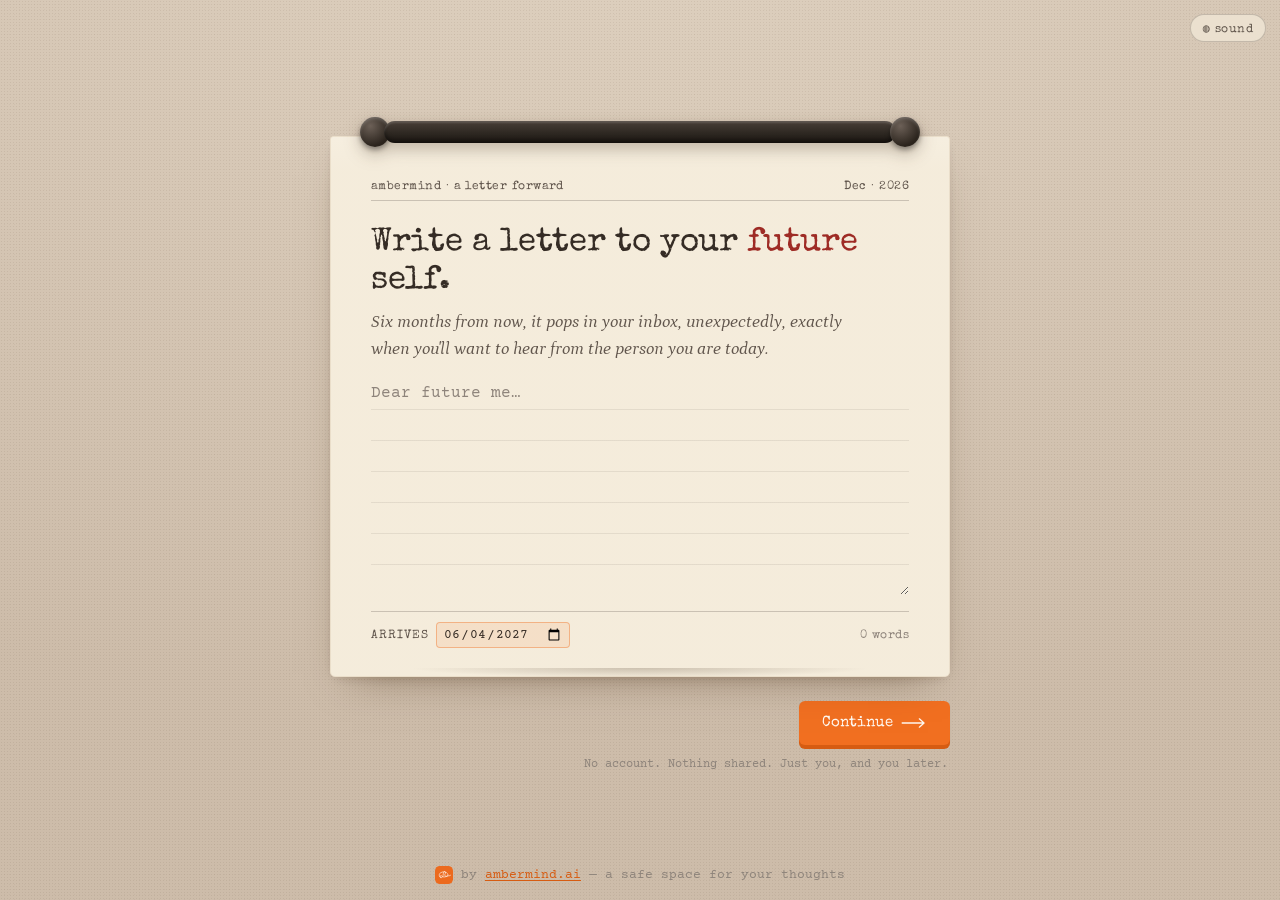
<file: index.html>
<!DOCTYPE html>
<html lang="en">
<head>
  <meta charset="UTF-8" />
  <meta name="viewport" content="width=device-width, initial-scale=1.0, viewport-fit=cover" />
  <meta name="theme-color" content="#efe4cb" />
  <title>A Letter Forward — by AmberMind</title>
  <meta name="description" content="Write a letter to yourself, six months from now. Amber reads it back, then seals it to arrive in your inbox exactly when you need it." />
  <meta name="robots" content="noindex" />
  <meta property="og:title" content="A Letter Forward" />
  <meta property="og:description" content="Write to your future self. Seal it. It lands in your inbox when the time comes." />
  <meta property="og:type" content="website" />

  <link rel="preconnect" href="https://fonts.googleapis.com" />
  <link rel="preconnect" href="https://fonts.gstatic.com" crossorigin />
  <link href="https://fonts.googleapis.com/css2?family=Special+Elite&family=Courier+Prime:ital,wght@0,400;0,700;1,400&family=Petrona:ital,opsz,wght@1,7..72,500;1,7..72,600&display=swap" rel="stylesheet" />
  <link rel="stylesheet" href="style.css?v=2" />
  <link rel="icon" href="data:image/svg+xml,<svg xmlns='http://www.w3.org/2000/svg' viewBox='0 0 100 100'><text y='.9em' font-size='90'>💌</text></svg>" />
</head>
<body>
  <div class="grain" aria-hidden="true"></div>

  <!-- Sound toggle, fixed -->
  <button class="mute" data-mute aria-pressed="true" title="Typewriter sound">
    <span class="mute__on" aria-hidden="true">◍ sound</span>
    <span class="mute__off" aria-hidden="true">◌ muted</span>
  </button>

  <main class="stage">
    <div class="viewport">

    <!-- ============ SCREEN 1 — WRITE ============ -->
    <section class="screen screen--write is-active" data-screen="write">
      <div class="deck">
        <!-- typewriter roller -->
        <div class="platen" aria-hidden="true">
          <span class="platen__knob platen__knob--l"></span>
          <span class="platen__bar"></span>
          <span class="platen__knob platen__knob--r"></span>
        </div>

        <div class="sheet" data-sheet>
          <div class="sheet__rule sheet__rule--top">
            <span data-doc-tag>ambermind · a letter forward</span>
            <span data-doc-date>07 · 2026</span>
          </div>

          <h1 class="prompt">Write a letter to your <span class="ink-red">future</span> self.</h1>
          <p class="lede">Six months from now, it pops in your inbox, unexpectedly, exactly when you'll want to hear from the person you are today.</p>

          <textarea class="type" data-letter rows="7"
                    placeholder="Dear future me…" autocomplete="off" spellcheck="true"></textarea>

          <div class="sheet__rule sheet__rule--bottom">
            <label class="arrival">
              <span class="arrival__key">arrives</span>
              <input class="arrival__date" type="date" data-date />
            </label>
            <span class="counter"><span data-count>0</span> words</span>
          </div>
        </div>

        <div class="actions actions--single">
          <button class="btn btn--primary" data-action="to-reflect">
            Continue
            <svg class="btn__arrow" viewBox="0 0 44 20" aria-hidden="true"><path d="M2 10h36M31 3l8 7-8 7" fill="none"/></svg>
          </button>
        </div>
        <p class="fineprint">No account. Nothing shared. Just you, and you later.</p>
      </div>
    </section>

    <!-- ============ SCREEN 2 — AMBER REFLECTS ============ -->
    <section class="screen screen--reflect" data-screen="reflect">
      <div class="reflect">
        <blockquote class="amber-line" data-reflect aria-live="polite"></blockquote>

        <div class="reflect__by" data-reflect-by>
          <span class="logo logo--sm" aria-hidden="true">
            <svg viewBox="0 0 100 100"><rect width="100" height="100" rx="26" fill="#ec6a1e"/><path d="M30 64C22 58 20 44 32 37 46 29 63 32 70 43 75 51 71 59 62 58 55 57 52 49 57 42 61 36 56 27 50 32 44 37 47 50 43 59 40 66 30 67 29 59 28 53 34 51 38 56 44 62 54 63 62 58 72 52 80 57 86 52" fill="none" stroke="#fff" stroke-width="3.4" stroke-linecap="round" stroke-linejoin="round"/></svg>
          </span>
          <a href="https://www.ambermind.ai/?utm_source=freebie&amp;utm_medium=instagram&amp;utm_campaign=lettertoself" target="_blank" rel="noopener">by ambermind</a>
        </div>

        <div class="actions">
          <button class="btn btn--ghost" data-action="back-write">Keep writing</button>
          <button class="btn btn--primary" data-action="to-seal">
            Seal it
            <svg class="btn__arrow" viewBox="0 0 44 20" aria-hidden="true"><path d="M2 10h36M31 3l8 7-8 7" fill="none"/></svg>
          </button>
        </div>
      </div>
    </section>

    <!-- ============ SCREEN 3 — SEAL IT ============ -->
    <section class="screen screen--seal" data-screen="seal">
      <div class="sealform">
        <h2 class="sealform__title">Where should it land?</h2>
        <p class="sealform__sub">Your letter will be delivered to this inbox on <strong data-arrive-pretty>—</strong>. That's the only thing we need.</p>

        <form data-seal-form novalidate>
          <label class="field">
            <span class="field__label">Your email</span>
            <input class="field__input" type="email" data-email inputmode="email"
                   placeholder="you@future.com" autocomplete="email" required />
            <span class="field__error" data-email-error hidden>That doesn't look like an email — mind checking?</span>
          </label>

          <button class="btn btn--seal btn--block" type="submit" data-action="seal">
            Seal my letter <span aria-hidden="true">💌</span>
          </button>
        </form>

        <button class="link-back" data-action="back-reflect">‹ back</button>
      </div>
    </section>

    <!-- ============ SCREEN 4 — SEALED (animation + confirm) ============ -->
    <section class="screen screen--sealed" data-screen="sealed">
      <div class="sealed">
        <div class="envelope" data-envelope aria-hidden="true">
          <svg class="envelope__svg" viewBox="0 0 320 220" role="img">
            <defs>
              <linearGradient id="env-paper" x1="0" y1="0" x2="0" y2="1">
                <stop offset="0" stop-color="#f6ecd4"/>
                <stop offset="1" stop-color="#e9dcbd"/>
              </linearGradient>
              <radialGradient id="wax" cx="38%" cy="34%" r="72%">
                <stop offset="0" stop-color="#c4382e"/>
                <stop offset="55%" stop-color="#9e2b25"/>
                <stop offset="100%" stop-color="#741d19"/>
              </radialGradient>
            </defs>
            <!-- body -->
            <rect x="10" y="40" width="300" height="170" rx="10" fill="url(#env-paper)" stroke="#d9c79f" stroke-width="1.5"/>
            <!-- bottom flaps -->
            <path d="M10 205 L160 120 L310 205 Z" fill="#efe1c1" stroke="#d9c79f" stroke-width="1"/>
            <path d="M10 46 L160 150 L310 46" fill="none" stroke="#d9c79f" stroke-width="1.2" opacity=".7"/>
            <!-- top flap -->
            <path class="flap" d="M10 44 L160 150 L310 44 Z" fill="#f1e4c6" stroke="#d9c79f" stroke-width="1.5"/>
            <!-- wax seal (outer group positions; inner group animates) -->
            <g transform="translate(160 132)">
              <g class="wax">
                <circle class="wax__splat" r="34" fill="url(#wax)" opacity="0"/>
                <path class="wax__disc" fill="url(#wax)" d="M0-32C10-32 15-27 22-24 30-21 33-14 31-5 30 3 34 9 30 17 26 24 18 24 10 28 3 31-3 31-11 28-19 24-27 24-31 17-35 9-31 2-32-5-34-14-30-21-22-24-15-27-10-32 0-32Z"/>
                <circle class="wax__ring" r="24" fill="none" stroke="#741d19" stroke-width="1.4" opacity=".55"/>
                <path class="wax__heart" fill="#b83227" d="M0 16C-14 6-22-2-22-11-22-18-16-22-10-22-5-22-2-19 0-16 2-19 5-22 10-22 16-22 22-18 22-11 22-2 14 6 0 16Z"/>
                <path class="wax__gloss" fill="#ffffff" opacity=".14" d="M-8-18C-2-22 6-21 10-16 4-19-3-18-8-13Z"/>
              </g>
            </g>
          </svg>
        </div>

        <h2 class="sealed__title">Sealed<span class="ink-red">.</span></h2>
        <p class="sealed__msg">It'll land in <strong data-sealed-email>your inbox</strong> on <strong data-sealed-date>—</strong>. Nothing to do now but live the six months.</p>

        <div class="sign">
          <span class="sign__hand">— ambermind</span>
        </div>

        <div class="sealed__cta">
          <button class="btn btn--primary" data-action="share">
            Send it to a friend <span aria-hidden="true">💌</span>
          </button>
          <p class="sealed__cta-note">make their day</p>
          <button class="btn btn--text" data-action="write-another">or write another</button>
        </div>
      </div>
    </section>

    </div><!-- /.viewport -->

    <footer class="page-footer">
      <span class="logo logo--xs" aria-hidden="true">
        <svg viewBox="0 0 100 100"><rect width="100" height="100" rx="26" fill="#ec6a1e"/><path d="M30 64C22 58 20 44 32 37 46 29 63 32 70 43 75 51 71 59 62 58 55 57 52 49 57 42 61 36 56 27 50 32 44 37 47 50 43 59 40 66 30 67 29 59 28 53 34 51 38 56 44 62 54 63 62 58 72 52 80 57 86 52" fill="none" stroke="#fff" stroke-width="3.4" stroke-linecap="round" stroke-linejoin="round"/></svg>
      </span>
      <span class="page-footer__text">by <a href="https://www.ambermind.ai/?utm_source=freebie&amp;utm_medium=instagram&amp;utm_campaign=lettertoself" target="_blank" rel="noopener">ambermind.ai</a> — a safe space for your thoughts</span>
    </footer>

  </main>

  <div class="toast" data-toast role="status" aria-live="polite"></div>

  <script src="app.js?v=2" defer></script>
</body>
</html>
</file>
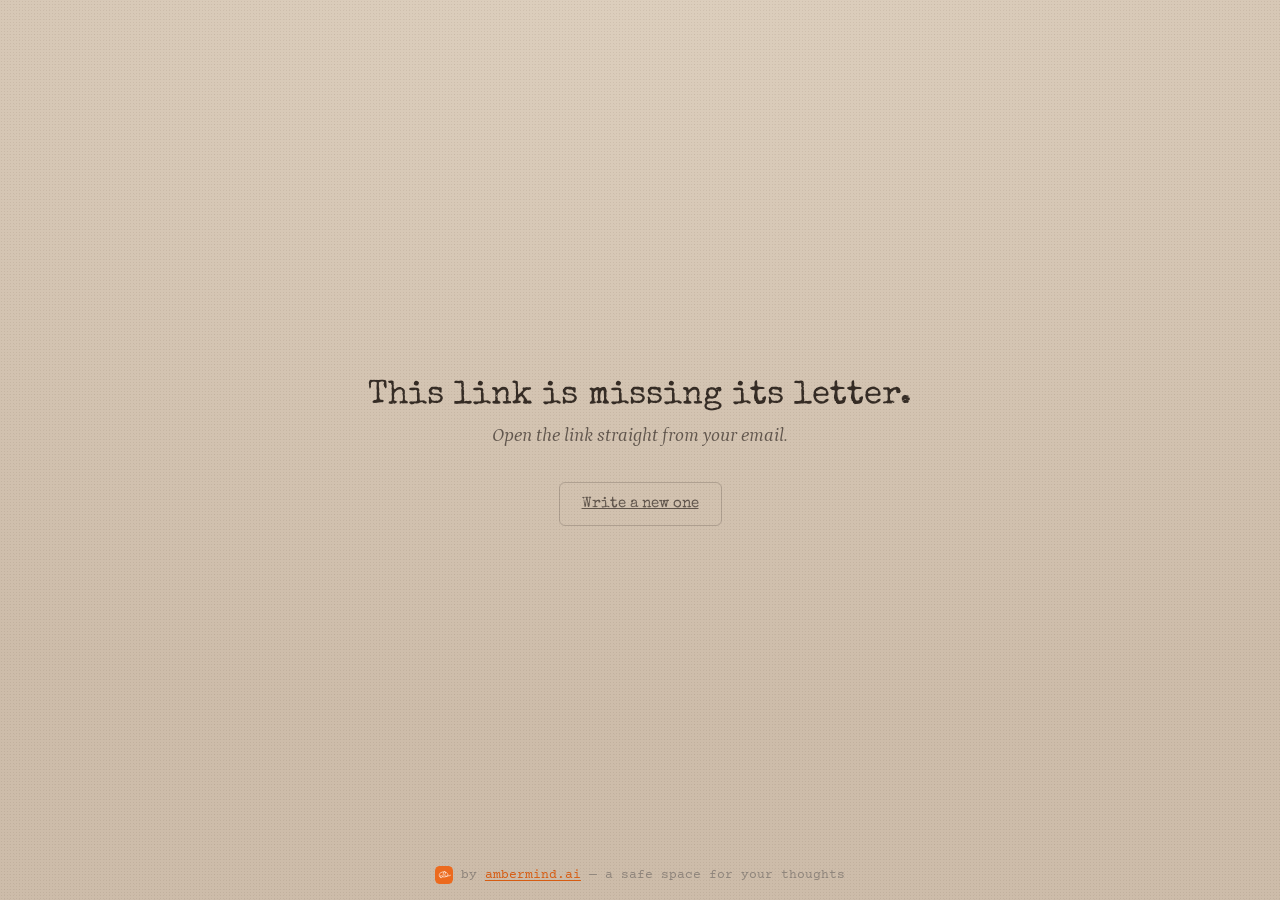
<file: read.html>
<!DOCTYPE html>
<html lang="en">
<head>
  <meta charset="UTF-8" />
  <meta name="viewport" content="width=device-width, initial-scale=1.0, viewport-fit=cover" />
  <meta name="theme-color" content="#efe4cb" />
  <title>Your letter — A Letter Forward</title>
  <meta name="description" content="A letter you wrote to your future self." />
  <meta name="robots" content="noindex" />

  <link rel="preconnect" href="https://fonts.googleapis.com" />
  <link rel="preconnect" href="https://fonts.gstatic.com" crossorigin />
  <link href="https://fonts.googleapis.com/css2?family=Special+Elite&family=Courier+Prime:ital,wght@0,400;0,700;1,400&family=Petrona:ital,opsz,wght@1,7..72,500;1,7..72,600&display=swap" rel="stylesheet" />
  <link rel="stylesheet" href="style.css" />
  <link rel="icon" href="data:image/svg+xml,<svg xmlns='http://www.w3.org/2000/svg' viewBox='0 0 100 100'><text y='.9em' font-size='90'>💌</text></svg>" />

  <style>
    .read { width: 100%; max-width: 620px; }

    /* --- status / sealed intro --- */
    .status { text-align: center; }
    .status__title {
      font-family: var(--stamp); font-weight: 400;
      font-size: clamp(1.5rem, 4.6vw, 2.05rem); color: var(--ink);
      margin: var(--space-lg) 0 var(--space-sm);
    }
    .status__sub {
      font-family: var(--serif); font-style: italic;
      font-size: clamp(1.05rem, 3vw, 1.2rem); line-height: 1.55;
      color: var(--ink-soft); margin: 0 auto var(--space-2xl); max-width: 38ch;
    }
    .status__sub strong { color: var(--seal); font-style: normal; font-weight: 600; }

    .envelope--read { width: min(300px, 78vw); margin: 0 auto var(--space-2xl); cursor: pointer; opacity: 1; transform: none; }
    .envelope--read:focus-visible { outline: 2px solid var(--accent); outline-offset: 6px; border-radius: 10px; }
    .envelope--read .envelope__svg { width: 100%; height: auto; display: block; filter: drop-shadow(var(--shadow-2)); }

    /* break-the-seal animation */
    .envelope--read.is-opening .wax   { animation: breakSeal .7s var(--ease-out) both; }
    .envelope--read.is-opening .flap  { animation: flapLift .8s var(--ease-out) .1s both; }
    .envelope--read.is-opening        { animation: envAway .6s var(--ease-out) .55s both; }
    @keyframes breakSeal {
      0%   { transform: rotate(-3deg) scale(1); }
      45%  { transform: rotate(-3deg) scale(1.14); }
      100% { transform: rotate(-6deg) scale(1.5); opacity: 0; }
    }
    @keyframes flapLift {
      to { transform: translateY(-10px) rotateX(6deg); opacity: .85; }
    }
    @keyframes envAway {
      to { transform: translateY(14px) scale(.96); opacity: 0; }
    }

    /* --- the opened letter --- */
    .paper--read { display: none; }
    .paper--read.is-shown { display: block; animation: rise .7s var(--ease-out) both; }

    .letterhead {
      display: flex; justify-content: space-between; align-items: baseline; gap: var(--space-md);
      font-family: var(--stamp); font-size: .72rem; letter-spacing: .04em; color: var(--ink-soft);
      padding-bottom: 10px; border-bottom: 1px solid var(--line); margin-bottom: var(--space-xl);
    }
    @media (max-width: 480px) {
      .letterhead { flex-direction: column; gap: 3px; align-items: flex-start; }
    }
    .letter-body {
      white-space: pre-wrap;
      font-family: var(--mono); font-size: 1.05rem; line-height: 1.9;
      color: var(--ink); margin: 0;
    }
    .letter-reflection {
      font-family: var(--serif); font-style: italic; font-size: 1.15rem; line-height: 1.5;
      color: var(--ink-soft); margin: var(--space-2xl) 0 0;
      padding-top: var(--space-lg); border-top: 1px solid var(--line);
    }
    .letter-reflection .sign__hand { display: block; margin-top: var(--space-sm); font-size: 1.3rem; color: var(--seal); }

    .letter-cta { margin-top: var(--space-2xl); text-align: center; }
    .letter-cta .btn { text-decoration: none; }
    .letter-cta__note { font-family: var(--mono); font-size: .82rem; color: var(--ink-faint); margin: var(--space-md) 0 0; }
  </style>
</head>
<body>
  <div class="grain" aria-hidden="true"></div>

  <main class="stage">
    <div class="viewport">
      <div class="read" data-read>

        <!-- loading -->
        <section class="status" data-state="loading">
          <p class="status__sub">Finding your letter…</p>
        </section>

        <!-- sealed: invite to open -->
        <section class="status" data-state="sealed" hidden>
          <div class="envelope envelope--read" data-envelope tabindex="0" role="button" aria-label="Break the seal and read your letter">
            <svg class="envelope__svg" viewBox="0 0 320 220">
              <defs>
                <linearGradient id="env-paper" x1="0" y1="0" x2="0" y2="1">
                  <stop offset="0" stop-color="#f6ecd4"/><stop offset="1" stop-color="#e9dcbd"/>
                </linearGradient>
                <radialGradient id="wax" cx="38%" cy="34%" r="72%">
                  <stop offset="0" stop-color="#c4382e"/><stop offset="55%" stop-color="#9e2b25"/><stop offset="100%" stop-color="#741d19"/>
                </radialGradient>
              </defs>
              <rect x="10" y="40" width="300" height="170" rx="10" fill="url(#env-paper)" stroke="#d9c79f" stroke-width="1.5"/>
              <path d="M10 205 L160 120 L310 205 Z" fill="#efe1c1" stroke="#d9c79f" stroke-width="1"/>
              <path class="flap" d="M10 44 L160 150 L310 44 Z" fill="#f1e4c6" stroke="#d9c79f" stroke-width="1.5" style="transform-box:fill-box;transform-origin:top center"/>
              <g transform="translate(160 132)">
                <g class="wax" style="transform-box:fill-box;transform-origin:center;transform:rotate(-3deg)">
                  <path fill="url(#wax)" d="M0-32C10-32 15-27 22-24 30-21 33-14 31-5 30 3 34 9 30 17 26 24 18 24 10 28 3 31-3 31-11 28-19 24-27 24-31 17-35 9-31 2-32-5-34-14-30-21-22-24-15-27-10-32 0-32Z"/>
                  <circle r="24" fill="none" stroke="#741d19" stroke-width="1.4" opacity=".55"/>
                  <path fill="#b83227" d="M0 16C-14 6-22-2-22-11-22-18-16-22-10-22-5-22-2-19 0-16 2-19 5-22 10-22 16-22 22-18 22-11 22-2 14 6 0 16Z"/>
                  <path fill="#ffffff" opacity=".14" d="M-8-18C-2-22 6-21 10-16 4-19-3-18-8-13Z"/>
                </g>
              </g>
            </svg>
          </div>
          <h1 class="status__title">A letter's been waiting for you.</h1>
          <p class="status__sub">You wrote it to yourself on <strong data-written>—</strong>. Tap the seal to open it.</p>
        </section>

        <!-- opened: the letter -->
        <section class="sheet paper--read" data-state="open">
          <div class="letterhead">
            <span>a letter forward</span>
            <span data-written-2>—</span>
          </div>
          <p class="letter-body" data-body></p>
          <div class="letter-reflection" data-reflection hidden>
            <span data-reflection-text></span>
            <span class="sign__hand">— ambermind</span>
          </div>
          <div class="letter-cta">
            <a class="btn btn--primary" href="https://www.ambermind.ai/?utm_source=freebie&amp;utm_medium=letter&amp;utm_campaign=lettertoself" target="_blank" rel="noopener">Talk it through →</a>
            <p class="letter-cta__note">by ambermind.ai — a safe space for your thoughts</p>
          </div>
        </section>

        <!-- error -->
        <section class="status" data-state="error" hidden>
          <h1 class="status__title" data-err-title>We couldn't find that letter.</h1>
          <p class="status__sub" data-err-sub>The link may be broken or the letter may have been removed.</p>
          <a class="btn btn--ghost" href="./">Write a new one</a>
        </section>

      </div>
    </div>

    <footer class="page-footer">
      <span class="logo logo--xs" aria-hidden="true">
        <svg viewBox="0 0 100 100"><rect width="100" height="100" rx="26" fill="#ec6a1e"/><path d="M30 64C22 58 20 44 32 37 46 29 63 32 70 43 75 51 71 59 62 58 55 57 52 49 57 42 61 36 56 27 50 32 44 37 47 50 43 59 40 66 30 67 29 59 28 53 34 51 38 56 44 62 54 63 62 58 72 52 80 57 86 52" fill="none" stroke="#fff" stroke-width="3.4" stroke-linecap="round" stroke-linejoin="round"/></svg>
      </span>
      <span class="page-footer__text">by <a href="https://www.ambermind.ai/?utm_source=freebie&amp;utm_medium=letter&amp;utm_campaign=lettertoself" target="_blank" rel="noopener">ambermind.ai</a> — a safe space for your thoughts</span>
    </footer>
  </main>

  <script>
    (function () {
      "use strict";
      var API = "https://giwtvsalstlbyzjlvtbk.supabase.co/functions/v1/read-letter";
      var prefersReduced = matchMedia("(prefers-reduced-motion: reduce)").matches;
      var $ = function (s) { return document.querySelector(s); };

      function state(name) {
        document.querySelectorAll("[data-state]").forEach(function (el) {
          el.hidden = el.dataset.state !== name;
        });
      }
      function prettyDate(iso) {
        var d = new Date(iso);
        return d.toLocaleDateString("en-US", { year: "numeric", month: "long", day: "numeric" });
      }

      // Prefer the #fragment (emails use it — avoids a "=" that email encoders corrupt),
      // fall back to ?id= for older links.
      var id = decodeURIComponent((location.hash || "").replace(/^#/, "")) ||
               new URLSearchParams(location.search).get("id") || "";
      if (!id) { showError("This link is missing its letter.", "Open the link straight from your email."); return; }

      fetch(API + "?id=" + encodeURIComponent(id))
        .then(function (r) { return r.json().then(function (j) { return { ok: r.ok, status: r.status, j: j }; }); })
        .then(function (res) {
          if (res.status === 403 && res.j.error === "not_yet") {
            showError("This letter isn't ready yet.", "It opens on " + prettyDate(res.j.arrive_date) + ".");
            return;
          }
          if (!res.ok) { showError("We couldn't find that letter.", "The link may be broken or the letter removed."); return; }
          render(res.j);
        })
        .catch(function () { showError("Something went wrong.", "Check your connection and refresh."); });

      function showError(title, sub) {
        $("[data-err-title]").textContent = title;
        $("[data-err-sub]").textContent = sub;
        state("error");
      }

      function shortDate(iso) {
        return new Date(iso).toLocaleDateString("en-US", { year: "numeric", month: "short", day: "numeric" });
      }
      function render(letter) {
        var written = prettyDate(letter.written);
        $("[data-written]").textContent = written;
        $("[data-written-2]").textContent = "written " + shortDate(letter.written) + " · arrived " + shortDate(letter.arrive);
        $("[data-body]").textContent = letter.body;
        if (letter.reflection) {
          $("[data-reflection-text]").textContent = "“" + letter.reflection + "”";
          $("[data-reflection]").hidden = false;
        }
        state("sealed");

        var env = $("[data-envelope]");
        function open() {
          if (env.dataset.done) return;
          env.dataset.done = "1";
          if (prefersReduced) { reveal(); return; }
          env.classList.add("is-opening");
          setTimeout(reveal, 900);
        }
        function reveal() {
          state("open");
          $("[data-state='open']").classList.add("is-shown");
          window.scrollTo({ top: 0, behavior: prefersReduced ? "auto" : "smooth" });
        }
        env.addEventListener("click", open);
        env.addEventListener("keydown", function (e) {
          if (e.key === "Enter" || e.key === " ") { e.preventDefault(); open(); }
        });
      }
    })();
  </script>
</body>
</html>
</file>
<file: style.css>
/* ============================================================
   A Letter Forward — by AmberMind
   Warm analog: typewriter paper + wax seal.
   Light theme (calm, personal, Sunday-afternoon writing).
   ============================================================ */

:root {
  /* warm paper palette (oklch — chroma drops toward the lights) */
  --paper:       oklch(0.945 0.024 84);
  --paper-edge:  oklch(0.905 0.030 82);
  --desk:        oklch(0.865 0.028 74);
  --desk-deep:   oklch(0.805 0.032 70);

  --ink:         oklch(0.30 0.018 62);
  --ink-soft:    oklch(0.46 0.020 60);
  --ink-faint:   oklch(0.62 0.018 62);

  --accent:      #f16f20;                 /* AmberMind orange */
  --accent-deep: #d65c12;
  --seal:        #9e2b25;                 /* wax red */
  --seal-deep:   #741d19;

  --line:        color-mix(in oklab, var(--ink) 22%, transparent);

  --shadow-1: 0 1px 2px rgba(60,40,20,.10);
  --shadow-2: 0 18px 40px -22px rgba(70,45,20,.55), 0 4px 12px -6px rgba(70,45,20,.28);

  --space-xs: 4px; --space-sm: 8px; --space-md: 12px;
  --space-lg: 16px; --space-xl: 24px; --space-2xl: 32px;
  --space-3xl: 48px; --space-4xl: 64px;

  --mono: "Courier Prime", ui-monospace, "Cutive Mono", monospace;
  --stamp: "Special Elite", var(--mono);
  --serif: "Petrona", Georgia, serif;

  --ease-out: cubic-bezier(0.22, 1, 0.36, 1);
}

* { box-sizing: border-box; }

html, body { height: 100%; }

body {
  margin: 0;
  min-height: 100dvh;
  font-family: var(--mono);
  color: var(--ink);
  background:
    radial-gradient(120% 90% at 50% -10%, var(--desk) 0%, var(--desk-deep) 100%);
  -webkit-font-smoothing: antialiased;
  text-rendering: optimizeLegibility;
  overflow-x: hidden;
}

/* paper-grain speckle over the whole desk */
.grain {
  position: fixed; inset: 0; z-index: 0; pointer-events: none;
  opacity: .5; mix-blend-mode: multiply;
  background-image:
    radial-gradient(rgba(90,60,30,.16) .6px, transparent .7px),
    radial-gradient(rgba(90,60,30,.10) .5px, transparent .6px);
  background-size: 3px 3px, 5px 5px;
  background-position: 0 0, 2px 2px;
}

/* ---------------- stage / screens ---------------- */
.stage {
  position: relative; z-index: 1;
  min-height: 100dvh;
  display: flex; flex-direction: column;
}
.viewport {
  flex: 1;
  display: grid;
  place-items: center;
  padding: clamp(var(--space-2xl), 5vw, var(--space-4xl)) var(--space-lg) var(--space-xl);
}

/* ---------------- page footer + logo ---------------- */
.page-footer {
  display: flex; align-items: center; justify-content: center; gap: var(--space-sm);
  padding: var(--space-lg) var(--space-lg) calc(var(--space-lg) + env(safe-area-inset-bottom, 0px));
  font-family: var(--mono); font-size: .8rem; color: var(--ink-faint);
}
.page-footer__text a { color: var(--accent-deep); text-decoration-thickness: 1px; text-underline-offset: 2px; }
.page-footer__text a:hover { color: var(--accent); }

.logo { display: inline-flex; flex: none; line-height: 0; }
.logo svg { display: block; width: 100%; height: 100%; border-radius: 22%; }
.logo--xs { width: 18px; height: 18px; }
.logo--sm { width: 22px; height: 22px; }

.screen { display: none; width: 100%; max-width: 620px; }
.screen.is-active { display: block; }
.screen.is-active > * {
  animation: rise .6s var(--ease-out) both;
}

@keyframes rise {
  from { opacity: 0; transform: translateY(14px); }
  to   { opacity: 1; transform: translateY(0); }
}

/* ============================================================
   SCREEN 1 — the typewriter
   ============================================================ */
.deck { position: relative; }

/* the roller the paper feeds out of */
.platen {
  position: relative;
  z-index: 3;
  height: 26px;
  margin: 0 auto -9px;
  width: min(100%, 560px);
  display: flex; align-items: center; justify-content: center;
  filter: drop-shadow(0 6px 8px rgba(50,30,10,.28));
}
.platen__bar {
  height: 22px; flex: 1;
  border-radius: 20px;
  background:
    linear-gradient(180deg, #4a4038 0%, #2e2822 55%, #1d1813 100%);
  box-shadow: inset 0 2px 2px rgba(255,255,255,.14), inset 0 -3px 4px rgba(0,0,0,.4);
}
.platen__knob {
  width: 30px; height: 30px; border-radius: 50%;
  background: radial-gradient(circle at 35% 30%, #6c6057, #2b241d 70%);
  box-shadow: inset 0 2px 3px rgba(255,255,255,.2), 0 3px 5px rgba(0,0,0,.35);
  flex: none;
}
.platen__knob--l { margin-right: -6px; }
.platen__knob--r { margin-left: -6px; }

/* the sheet of paper */
.sheet {
  position: relative;
  z-index: 2;
  background:
    linear-gradient(180deg, color-mix(in oklab, var(--paper) 88%, #fff) 0%, var(--paper) 6%, var(--paper) 100%);
  border-radius: 3px 3px 5px 5px;
  padding: clamp(var(--space-xl), 5vw, 44px) clamp(var(--space-lg), 5vw, 40px) clamp(var(--space-lg), 4vw, 28px);
  box-shadow: var(--shadow-2);
  border: 1px solid var(--paper-edge);
  transform-origin: top center;
}
.sheet::after { /* soft bottom curl */
  content: ""; position: absolute; left: 6%; right: 6%; bottom: -6px; height: 14px;
  background: radial-gradient(60% 100% at 50% 0, rgba(60,40,20,.22), transparent 70%);
  z-index: -1;
}

.sheet__rule {
  display: flex; justify-content: space-between; align-items: baseline; gap: var(--space-md);
  font-family: var(--stamp);
  font-size: .72rem; letter-spacing: .04em;
  color: var(--ink-soft);
  padding-bottom: 8px;
  border-bottom: 1px solid var(--line);
}
.sheet__rule--bottom {
  padding-bottom: 0; padding-top: 10px;
  border-bottom: 0; border-top: 1px solid var(--line);
  margin-top: var(--space-lg);
}
[data-doc-date] { font-variant-numeric: tabular-nums; }

.prompt {
  font-family: var(--stamp);
  font-weight: 400;
  font-size: clamp(1.5rem, 4.6vw, 2.05rem);
  line-height: 1.15;
  margin: var(--space-xl) 0 var(--space-sm);
  color: var(--ink);
  letter-spacing: -.01em;
}
.ink-red { color: var(--seal); }

.lede {
  font-family: var(--serif);
  font-style: italic;
  font-size: clamp(1rem, 2.4vw, 1.12rem);
  line-height: 1.5;
  color: var(--ink-soft);
  margin: 0 0 var(--space-lg);
  max-width: 46ch;
}

/* the actual typing field */
.type {
  display: block; width: 100%;
  font-family: var(--mono);
  font-size: 1.02rem;
  line-height: 1.9;
  color: var(--ink);
  background:
    repeating-linear-gradient(180deg, transparent 0, transparent calc(1.9em - 1px), color-mix(in oklab, var(--ink) 9%, transparent) calc(1.9em - 1px), color-mix(in oklab, var(--ink) 9%, transparent) 1.9em);
  border: 0; outline: 0; resize: vertical;
  min-height: calc(1.9em * 6);
  padding: 0; margin: 0;
  caret-color: var(--accent);
  caret-shape: block;
}
.type::placeholder { color: var(--ink-faint); font-style: normal; }
.type:focus { background-position: 0 0; }

.arrival { display: inline-flex; align-items: center; gap: var(--space-sm); }
.arrival__key {
  font-family: var(--stamp); font-size: .72rem; letter-spacing: .08em;
  text-transform: uppercase; color: var(--ink-soft);
}
.arrival__date {
  font-family: var(--mono); font-size: .82rem; color: var(--ink);
  background: color-mix(in oklab, var(--accent) 10%, transparent);
  border: 1px solid color-mix(in oklab, var(--accent) 40%, transparent);
  border-radius: 4px; padding: 3px 6px;
  accent-color: var(--accent);
}
.arrival__date:focus-visible { outline: 2px solid var(--accent); outline-offset: 1px; }

.counter {
  font-family: var(--stamp); font-size: .72rem; letter-spacing: .04em;
  color: var(--ink-faint); font-variant-numeric: tabular-nums;
}

/* carriage-return nudge (added briefly by JS) */
.sheet.is-return { animation: carriage .18s ease; }
@keyframes carriage {
  0% { transform: translateX(0); }
  40% { transform: translateX(-7px); }
  100% { transform: translateX(0); }
}

/* ============================================================
   SCREEN 2 — Amber reflects
   ============================================================ */
.reflect {
  background: var(--paper);
  border: 1px solid var(--paper-edge);
  border-radius: 4px;
  box-shadow: var(--shadow-2);
  padding: clamp(var(--space-xl), 5vw, var(--space-3xl));
}
.amber-line {
  font-family: var(--serif);
  font-style: italic;
  font-weight: 500;
  font-size: clamp(1.4rem, 4.4vw, 1.95rem);
  line-height: 1.42;
  color: var(--ink);
  margin: 0 0 var(--space-lg);
  max-width: 30ch;
  min-height: 2.4em;
}

/* subtle attribution — logo + "by ambermind" */
.reflect__by {
  display: flex; align-items: center; gap: var(--space-sm);
  font-family: var(--mono); font-size: .82rem; color: var(--ink-faint);
  letter-spacing: .02em;
  opacity: 0;
  transition: opacity .5s var(--ease-out);
}
.reflect__by.is-shown { opacity: 1; }
.amber-line::after { /* typing caret while revealing */
  content: "";
  display: inline-block; width: .5ch; height: 1.05em;
  transform: translateY(.16em);
  background: var(--accent);
  margin-left: 2px;
  animation: blink 1s steps(1) infinite;
}
.amber-line.is-done::after { display: none; }
@keyframes blink { 50% { opacity: 0; } }

/* ============================================================
   SCREEN 3 — seal form
   ============================================================ */
.sealform {
  background: var(--paper);
  border: 1px solid var(--paper-edge);
  border-radius: 4px;
  box-shadow: var(--shadow-2);
  padding: clamp(var(--space-xl), 5vw, var(--space-3xl));
}
.sealform__title {
  font-family: var(--stamp); font-weight: 400;
  font-size: clamp(1.4rem, 4vw, 1.8rem);
  margin: 0 0 var(--space-sm); color: var(--ink);
}
.sealform__sub {
  font-family: var(--serif); font-style: italic;
  font-size: 1.05rem; line-height: 1.5; color: var(--ink-soft);
  margin: 0 0 var(--space-xl); max-width: 42ch;
}
.sealform__sub strong { color: var(--seal); font-style: normal; font-weight: 600; }

.field { display: block; margin-bottom: var(--space-lg); }
.field__label {
  display: block; font-family: var(--stamp); font-size: .74rem;
  letter-spacing: .08em; text-transform: uppercase; color: var(--ink-soft);
  margin-bottom: var(--space-sm);
}
.field__input {
  width: 100%; font-family: var(--mono); font-size: 1.02rem; color: var(--ink);
  background: color-mix(in oklab, var(--paper) 60%, #fff);
  border: 1px solid var(--line); border-radius: 4px;
  padding: 12px 14px;
  transition: border-color .18s, box-shadow .18s;
}
.field__input::placeholder { color: var(--ink-faint); }
.field__input:focus-visible {
  outline: 0; border-color: var(--accent);
  box-shadow: 0 0 0 3px color-mix(in oklab, var(--accent) 22%, transparent);
}
.field.is-invalid .field__input { border-color: var(--seal); }
.field__error {
  display: block; font-family: var(--mono); font-size: .82rem;
  color: var(--seal); margin-top: var(--space-sm);
}
[hidden] { display: none !important; }

.link-back {
  display: inline-block; margin-top: var(--space-lg);
  background: none; border: 0; cursor: pointer;
  font-family: var(--mono); font-size: .9rem; color: var(--ink-faint);
}
.link-back:hover { color: var(--ink); }

/* ============================================================
   SCREEN 4 — sealed
   ============================================================ */
.sealed { text-align: center; }

.envelope {
  width: min(320px, 82vw); margin: 0 auto var(--space-lg);
  filter: drop-shadow(var(--shadow-2));
}
.envelope__svg { width: 100%; height: auto; display: block; }

/* --- the seal sequence --- */
.wax  { transform-box: fill-box; transform-origin: center; transform: rotate(-3deg); }
.flap { transform-box: fill-box; transform-origin: top center; }

/* envelope glides in, then the whole graphic takes the "impact" on press */
.envelope { opacity: 0; transform: scale(.94) translateY(10px); }
.envelope.is-sealing { animation: envIn .5s var(--ease-out) both; }
.envelope.is-sealing .envelope__svg { animation: impact .45s var(--ease-out) .82s both; }
.envelope.is-sealing .flap  { animation: flapfold .5s var(--ease-out) .15s both; }
.envelope.is-sealing .wax   { animation: stamp 1s var(--ease-out) .3s both; }
.envelope.is-sealing .wax__splat { animation: splat 1s var(--ease-out) .3s both; }
.envelope.is-sealing .wax__gloss { animation: glint 1.3s ease .55s both; }

@keyframes envIn {
  to { opacity: 1; transform: none; }
}
@keyframes flapfold {
  from { transform: translateY(-6px) scaleY(.9); opacity: 0; }
  to   { transform: none; opacity: 1; }
}
@keyframes stamp {
  0%   { transform: translateY(-78px) scale(2) rotate(-13deg); opacity: 0; }
  40%  { transform: translateY(0) scale(2) rotate(-5deg); opacity: 1; }
  60%  { transform: translateY(0) scale(.84) rotate(-5deg); }   /* press in */
  74%  { transform: translateY(0) scale(1.06) rotate(-3deg); }
  88%  { transform: translateY(0) scale(.98) rotate(-3deg); }
  100% { transform: translateY(0) scale(1) rotate(-3deg); }
}
@keyframes splat {
  0%, 52% { opacity: 0; transform: scale(.55); }
  66%     { opacity: .55; transform: scale(1.28); }
  100%    { opacity: .28; transform: scale(1.4); }
}
/* the graphic recoils as the seal bites down */
@keyframes impact {
  0%   { transform: translateY(0); }
  30%  { transform: translateY(2.5px); }
  55%  { transform: translateY(-1px); }
  100% { transform: translateY(0); }
}
/* a highlight sweeps the cooling wax */
@keyframes glint {
  0%, 62% { opacity: 0; transform: translate(-6px, -3px) scale(.7); }
  78%     { opacity: .55; transform: translate(0, 0) scale(1); }
  100%    { opacity: .14; transform: none; }
}

/* sealed text reveals after the wax settles */
.screen--sealed.is-active > * { animation: none; }
.sealed__title, .sealed__msg, .sign, .sealed__cta {
  opacity: 0; transform: translateY(12px);
}
.sealed.is-revealed .sealed__title { animation: rise .55s var(--ease-out) 0s both; }
.sealed.is-revealed .sealed__msg   { animation: rise .55s var(--ease-out) .12s both; }
.sealed.is-revealed .sign          { animation: rise .55s var(--ease-out) .26s both; }
.sealed.is-revealed .sealed__cta   { animation: rise .55s var(--ease-out) .4s both; }

.sealed__title {
  font-family: var(--stamp); font-weight: 400;
  font-size: clamp(2rem, 8vw, 3rem);
  margin: var(--space-md) 0 var(--space-sm); color: var(--ink);
  letter-spacing: .01em;
}
.sealed__msg {
  font-family: var(--serif); font-style: italic;
  font-size: clamp(1.05rem, 3vw, 1.22rem); line-height: 1.55;
  color: var(--ink-soft); margin: 0 auto var(--space-2xl); max-width: 40ch;
}
.sealed__msg strong { color: var(--ink); font-style: normal; font-weight: 600; }

.sign { margin-bottom: var(--space-2xl); }
.sign__hand {
  display: block; font-family: var(--serif); font-style: italic;
  font-size: 1.5rem; color: var(--seal);
}

/* share CTA on the sealed screen */
.sealed__cta { display: flex; flex-direction: column; align-items: center; gap: var(--space-sm); }
.sealed__cta-note {
  font-family: var(--serif); font-style: italic; font-size: 1rem;
  color: var(--ink-soft); margin: 2px 0 var(--space-md);
}
.btn--text {
  background: none; border: 0; padding: 6px 8px;
  font-family: var(--mono); font-size: .86rem; color: var(--ink-faint);
  box-shadow: none;
}
.btn--text:hover { color: var(--ink); background: none; box-shadow: none; transform: none; }

/* ============================================================
   buttons / shared
   ============================================================ */
.actions { display: flex; gap: var(--space-md); margin-top: var(--space-xl); }
.actions--single { justify-content: flex-end; }

.btn {
  --btn-fg: var(--ink);
  font-family: var(--stamp); font-size: .96rem;
  display: inline-flex; align-items: center; gap: var(--space-sm);
  padding: 13px 22px; border-radius: 6px; border: 1px solid transparent;
  cursor: pointer; color: var(--btn-fg);
  transition: transform .12s var(--ease-out), box-shadow .18s, background-color .18s, border-color .18s;
}
.btn:active { transform: translateY(1px); }
.btn:focus-visible { outline: 2px solid var(--accent); outline-offset: 2px; }
.btn--block { width: 100%; justify-content: center; }

.btn--primary {
  background: var(--accent); color: #fff8f0;
  box-shadow: 0 4px 0 var(--accent-deep), var(--shadow-1);
}
.btn--primary:hover { background: var(--accent-deep); box-shadow: 0 3px 0 #b84e0e, var(--shadow-1); transform: translateY(1px); }

.btn--seal {
  background: var(--seal); color: #fbefe6;
  box-shadow: 0 4px 0 var(--seal-deep), var(--shadow-1);
  font-size: 1.02rem;
}
.btn--seal:hover { background: #8c241f; box-shadow: 0 3px 0 var(--seal-deep), var(--shadow-1); transform: translateY(1px); }

.btn--ghost {
  background: transparent; color: var(--ink-soft);
  border-color: var(--line);
}
.btn--ghost:hover { color: var(--ink); border-color: var(--ink-faint); background: color-mix(in oklab, var(--ink) 4%, transparent); }

.btn__arrow { width: 26px; height: 12px; }
.btn__arrow path { stroke: currentColor; stroke-width: 2.2; stroke-linecap: round; stroke-linejoin: round; }

.fineprint {
  font-family: var(--mono); font-size: .78rem; color: var(--ink-faint);
  text-align: right; margin: var(--space-md) 2px 0;
}

/* toast */
.toast {
  position: fixed; left: 50%; bottom: 26px; transform: translate(-50%, 20px);
  z-index: 10; opacity: 0; pointer-events: none;
  font-family: var(--mono); font-size: .88rem; color: #fbefe6;
  background: var(--ink); padding: 10px 18px; border-radius: 40px;
  box-shadow: var(--shadow-2);
  transition: opacity .25s var(--ease-out), transform .25s var(--ease-out);
}
.toast.is-shown { opacity: 1; transform: translate(-50%, 0); }

/* sound toggle */
.mute {
  position: fixed; top: 14px; right: 14px; z-index: 5;
  font-family: var(--stamp); font-size: .72rem; letter-spacing: .04em;
  background: color-mix(in oklab, var(--paper) 70%, transparent);
  color: var(--ink-soft);
  border: 1px solid var(--line); border-radius: 40px;
  padding: 6px 12px; cursor: pointer; backdrop-filter: blur(4px);
}
.mute:hover { color: var(--ink); }
.mute .mute__off { display: none; }
.mute[aria-pressed="false"] .mute__on { display: none; }
.mute[aria-pressed="false"] .mute__off { display: inline; }

/* ---------------- responsive ---------------- */
@media (max-width: 480px) {
  .actions { flex-direction: column-reverse; }
  .actions--single { flex-direction: row; }
  .btn--ghost { justify-content: center; }
  .fineprint { text-align: center; }
}

/* ---------------- reduced motion ---------------- */
@media (prefers-reduced-motion: reduce) {
  .screen.is-active > *,
  .envelope, .envelope.is-sealing,
  .envelope.is-sealing *,
  .sealed.is-revealed * { animation: none !important; }
  .sheet.is-return { animation: none; }
  .envelope { opacity: 1; transform: none; }
  .envelope.is-sealing .wax__splat { opacity: .28; }
  .sealed__title, .sealed__msg, .sign, .sealed__cta { opacity: 1; transform: none; }
  .amber-line::after { animation: none; }
  * { scroll-behavior: auto; }
}
</file>
